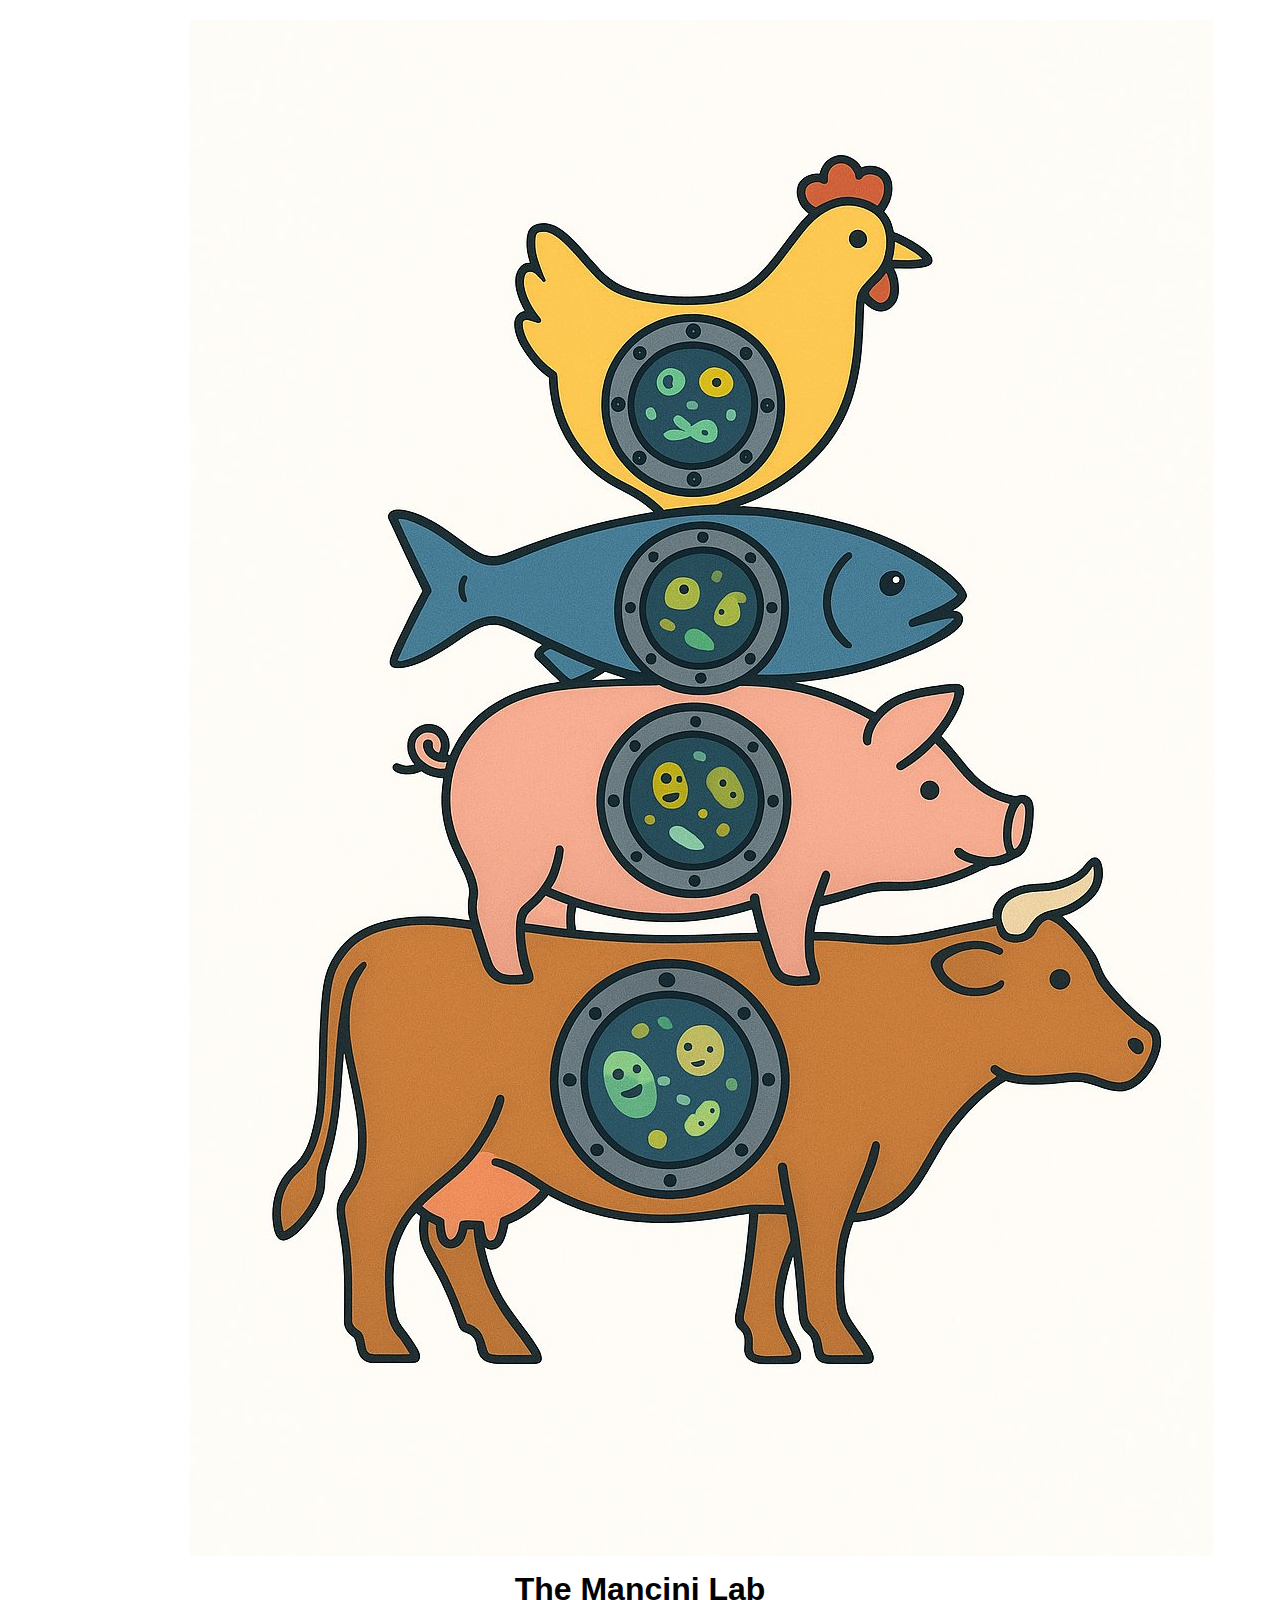
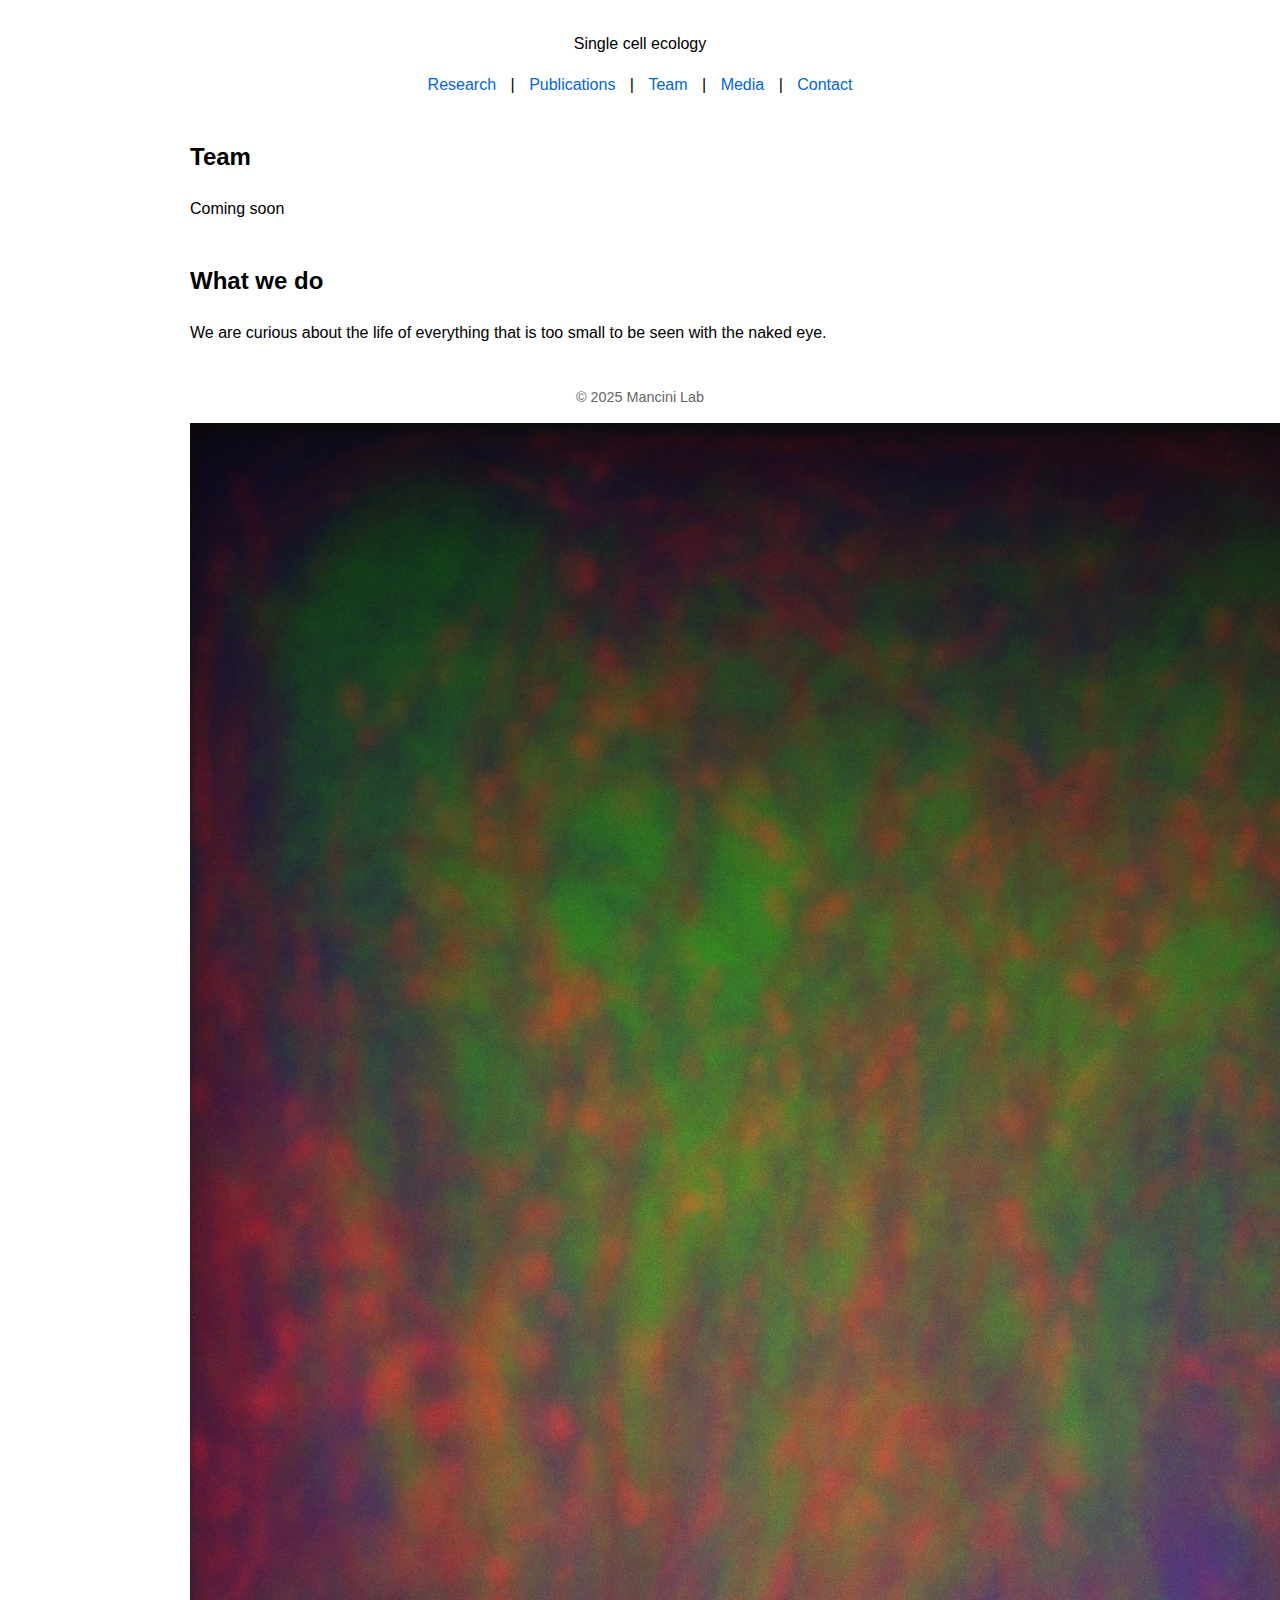
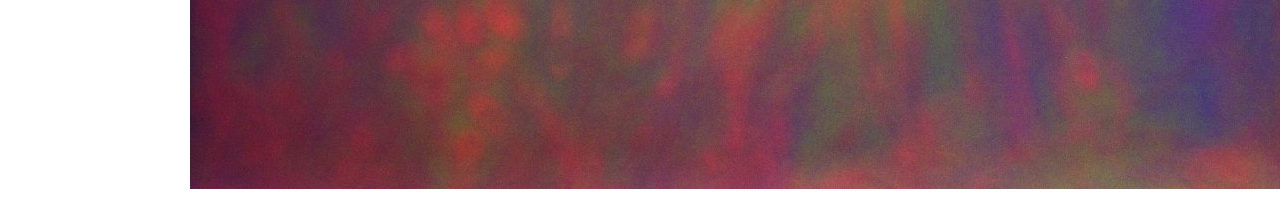
<file: index.html>
<!DOCTYPE html>
<html lang="en">
<head>
  <meta charset="UTF-8">
  <title>The Mancini Lab – Single cell ecology</title>
  <meta name="description" content="Mancini Lab: research in microbiology and biophysics. Publications, team, and contact information.">
  <meta name="viewport" content="width=device-width, initial-scale=1">
  <link rel="stylesheet" href="style.css">
</head>
<body>
  <!-- Left sidebar with logo -->
  <div class="sidebar">
    <img src="LabLogo.jpg" alt="Mancini Lab Logo">
  </div>

  <!-- Main content -->
  <div class="content">
    <header>
      <h1><a href="/index.html" style="text-decoration:none; color:inherit;">The Mancini Lab</a></h1>
      <p><a href="/index.html" style="text-decoration:none; color:inherit;">Single cell ecology</a></p>
      <nav>
        <a href="/research.html">Research</a> |
        <a href="/publications.html">Publications</a> |
        <a href="/team.html">Team</a> |
        <a href="/media.html">Media</a> |
        <a href="/contact.html">Contact</a>
      </nav>
    </header>

    <section id="team">
      <h2>Team</h2>
      <p>Coming soon</p>
    </section>

    <section id="whatwedo">
      <h2>What we do</h2>
      <p>We are curious about the life of everything that is too small to be seen with the naked eye.</p>
    </section>

    <footer>
      <p>&copy; 2025 Mancini Lab</p>
    </footer>
  </div>

  <!-- Right sidebar with background photo -->
  <div class="rightbar">
    <img src="background.jpg" alt="Lab Background Photo">
  </div>
</body>
</html>
</file>
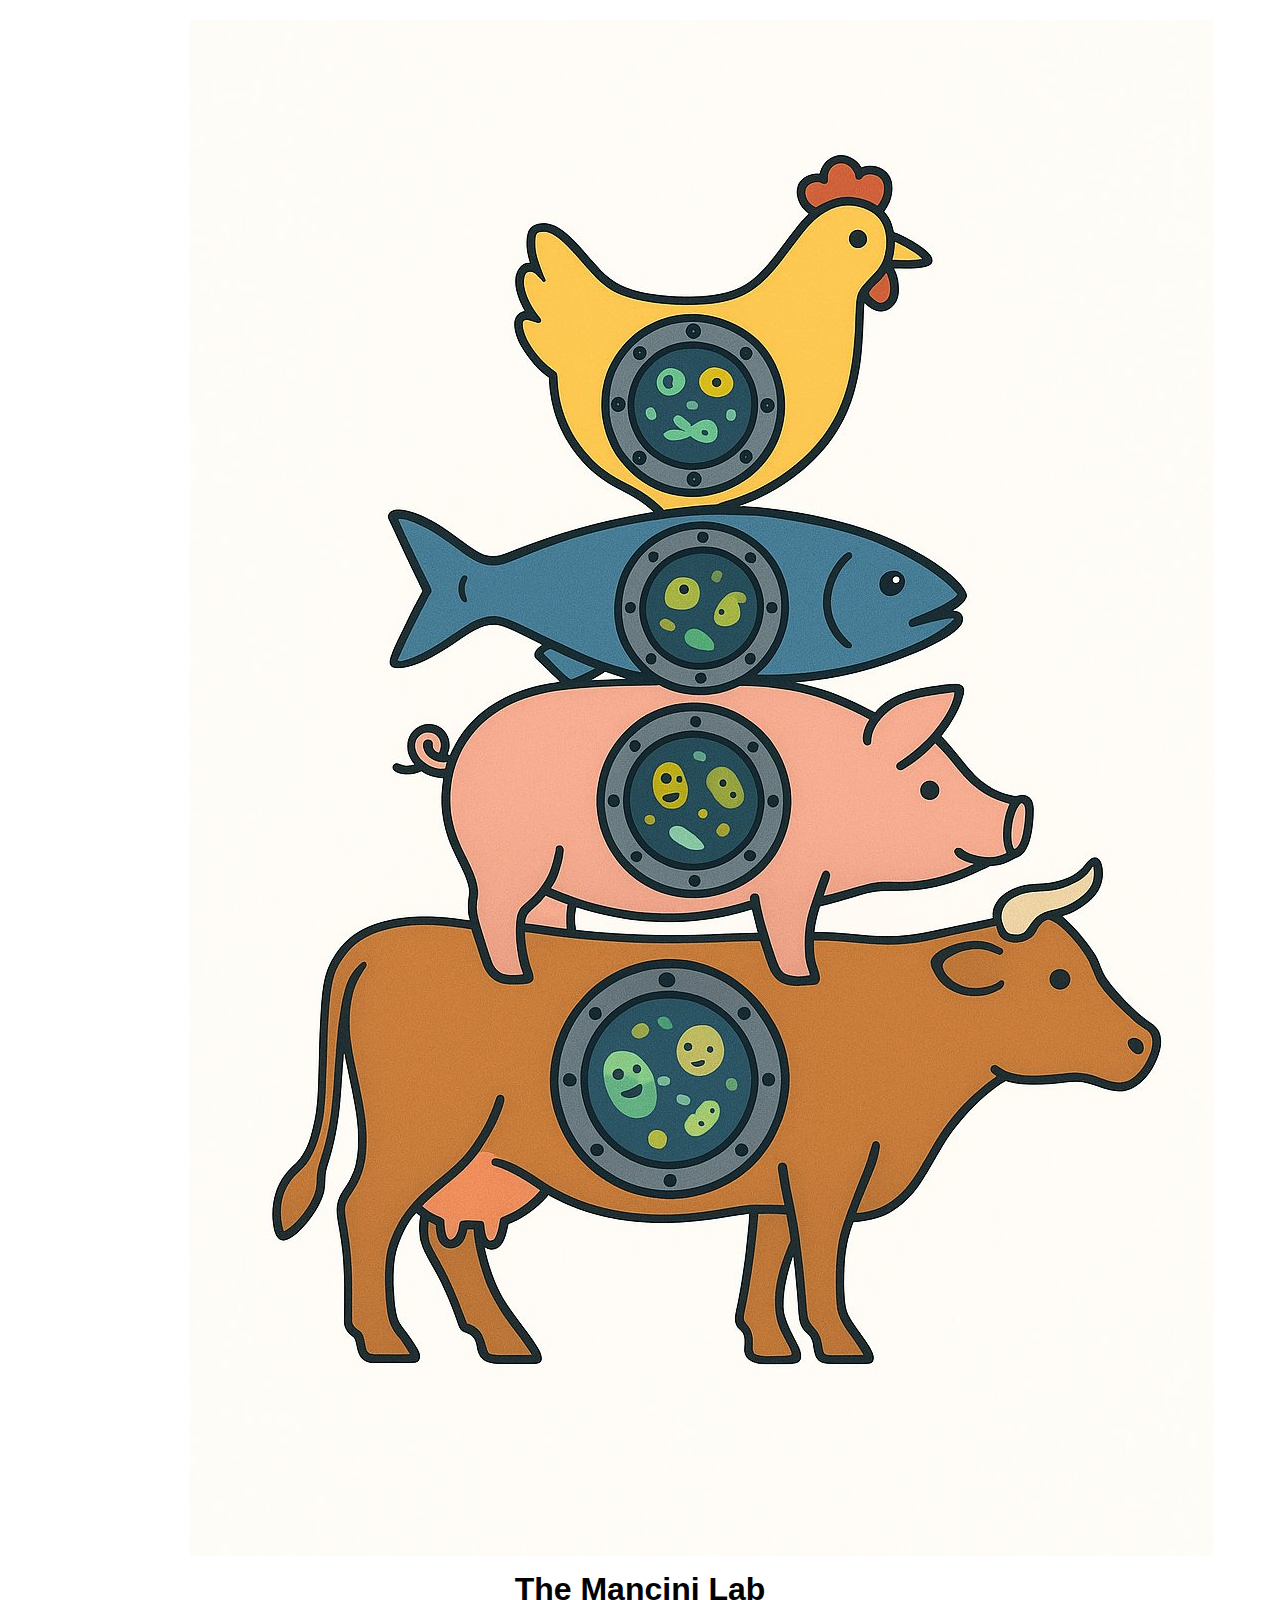
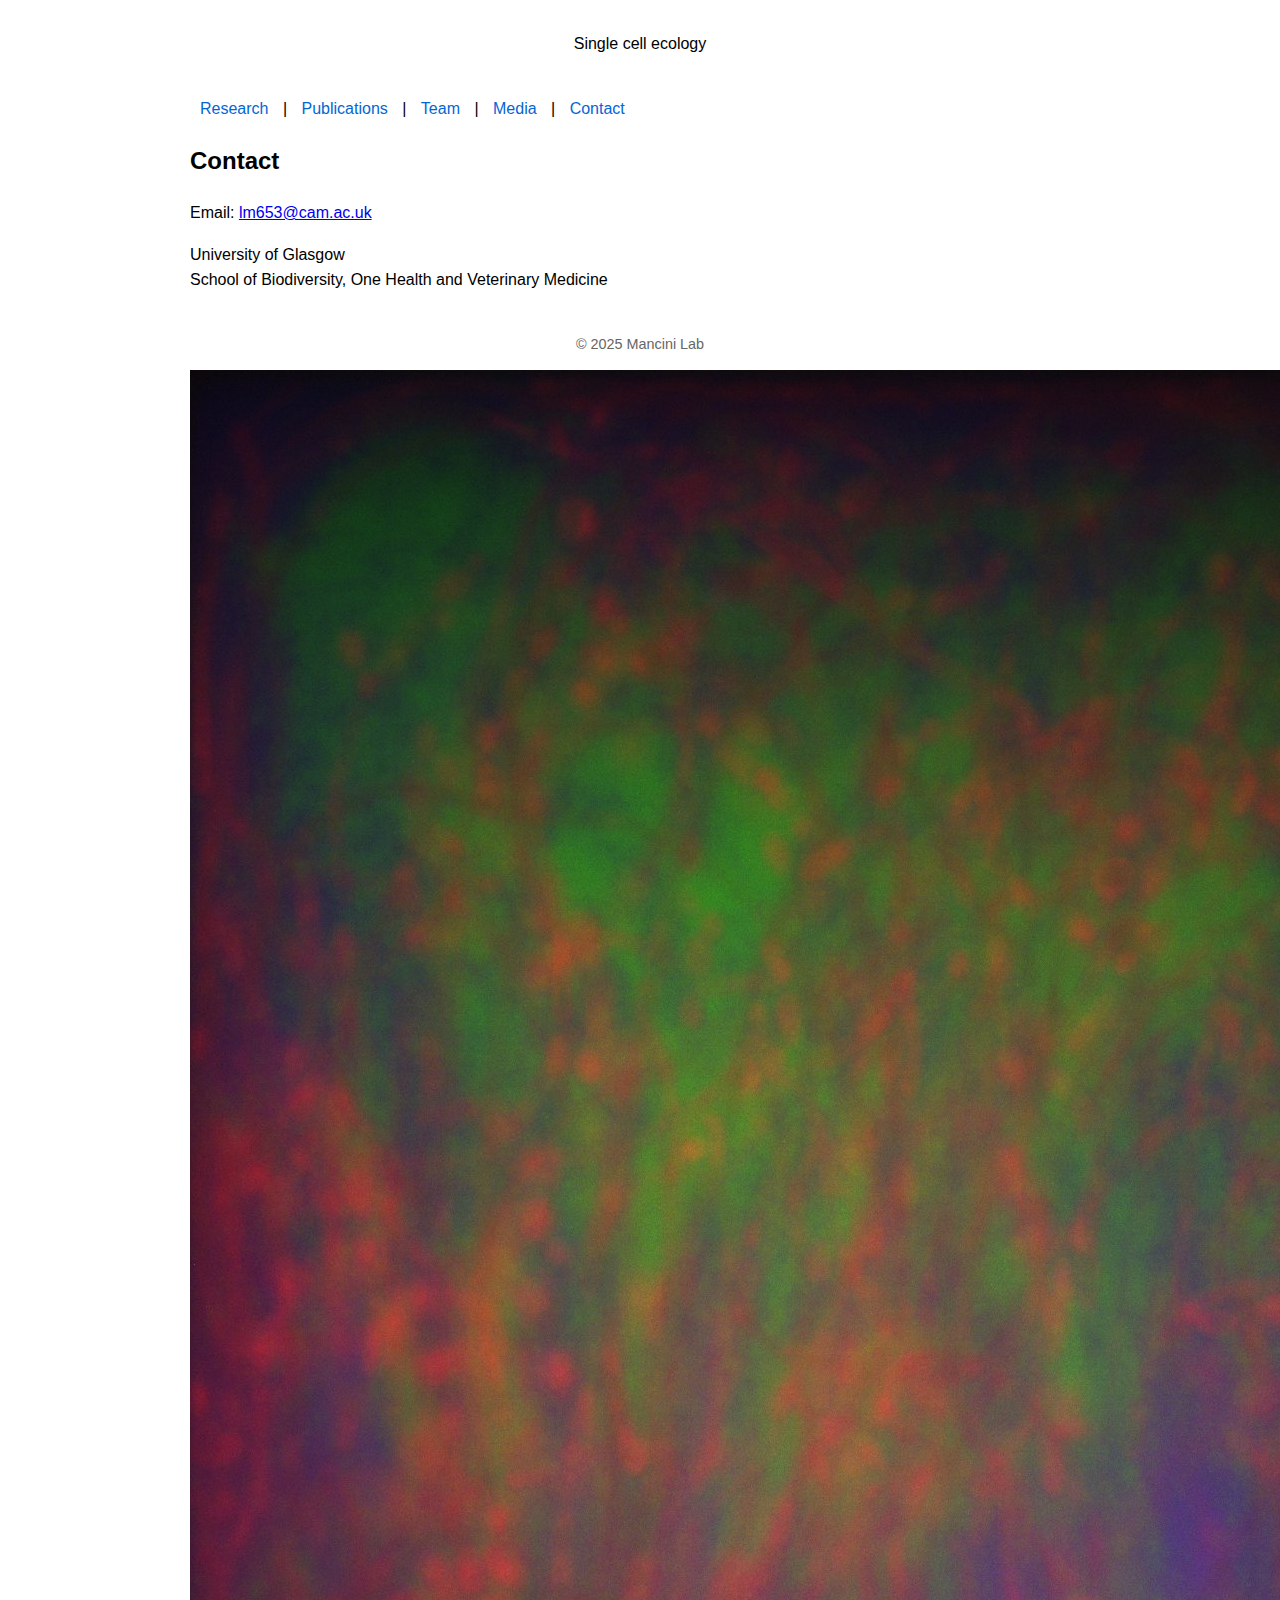
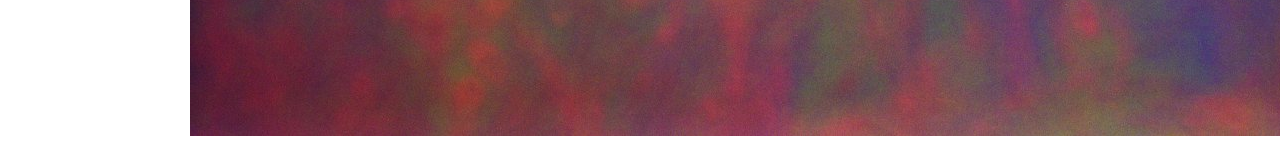
<file: contact.html>
<!DOCTYPE html>
<html lang="en">
<head>
  <meta charset="UTF-8">
  <title>Contact – The Mancini Lab</title>
  <meta name="description" content="Contact information for Mancini Lab.">
  <meta name="viewport" content="width=device-width, initial-scale=1">
  <link rel="stylesheet" href="style.css">
</head>
<body>
  <div class="sidebar">
    <img src="LabLogo.jpg" alt="Mancini Lab Logo">
  </div>

  <div class="content">
    <header>
      <h1><a href="index.html" style="text-decoration:none; color:inherit;">The Mancini Lab</a></h1>
      <p><a href="index.html" style="text-decoration:none; color:inherit;">Single cell ecology</a></p>
    </header>
   

    <nav>
      <a href="/research.html">Research</a> |
      <a href="/publications.html">Publications</a> |
      <a href="/team.html">Team</a> |
      <a href="/media.html">Media</a> |
      <a href="/contact.html">Contact</a>
    </nav>

    <section id="contact">
      <h2>Contact</h2>
      <p>Email: <a href="mailto:lm653@cam.ac.uk">lm653@cam.ac.uk</a></p>
      <p>University of Glasgow<br>School of Biodiversity, One Health and Veterinary Medicine</p>
    </section>

    <footer>
      <p>&copy; 2025 Mancini Lab</p>
    </footer>
  </div>
  <div class="rightbar">
    <img src="background.jpg" alt="Background illustration">
  </div>
</body>
</html>
</file>
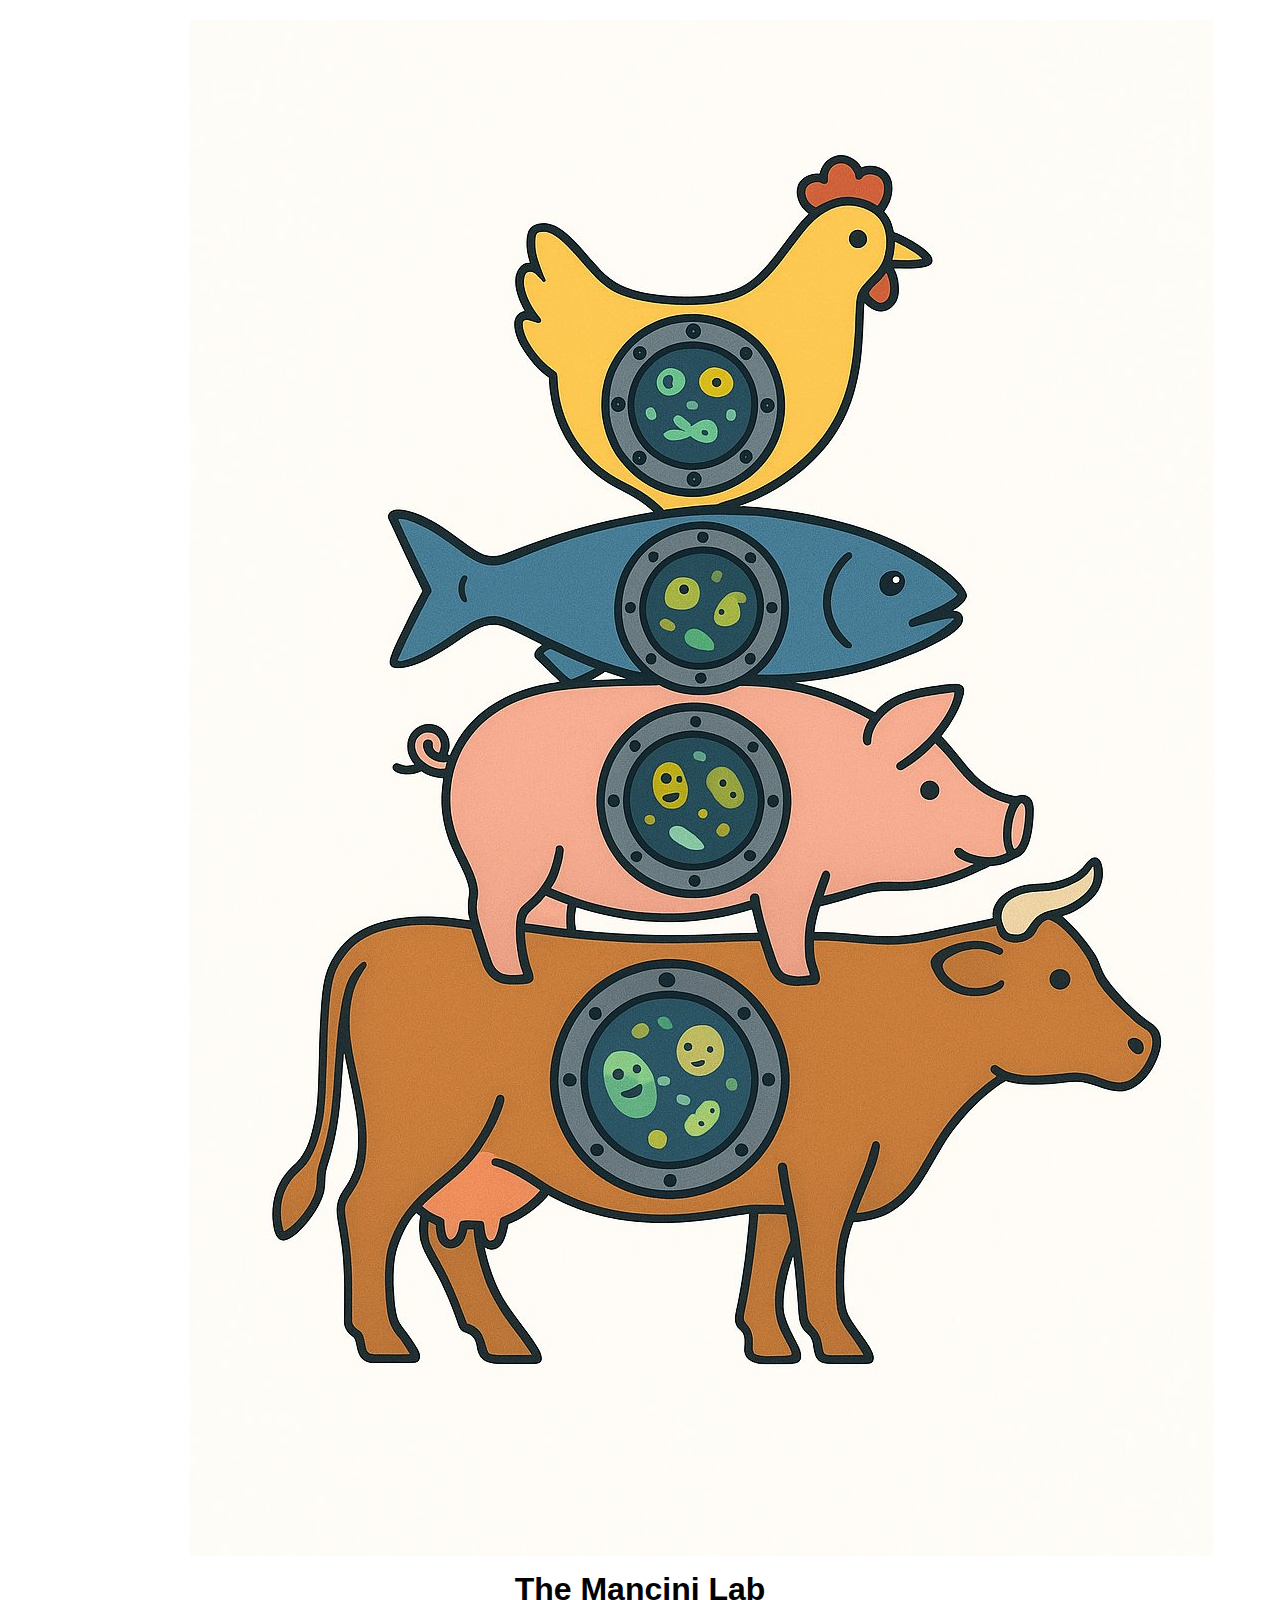
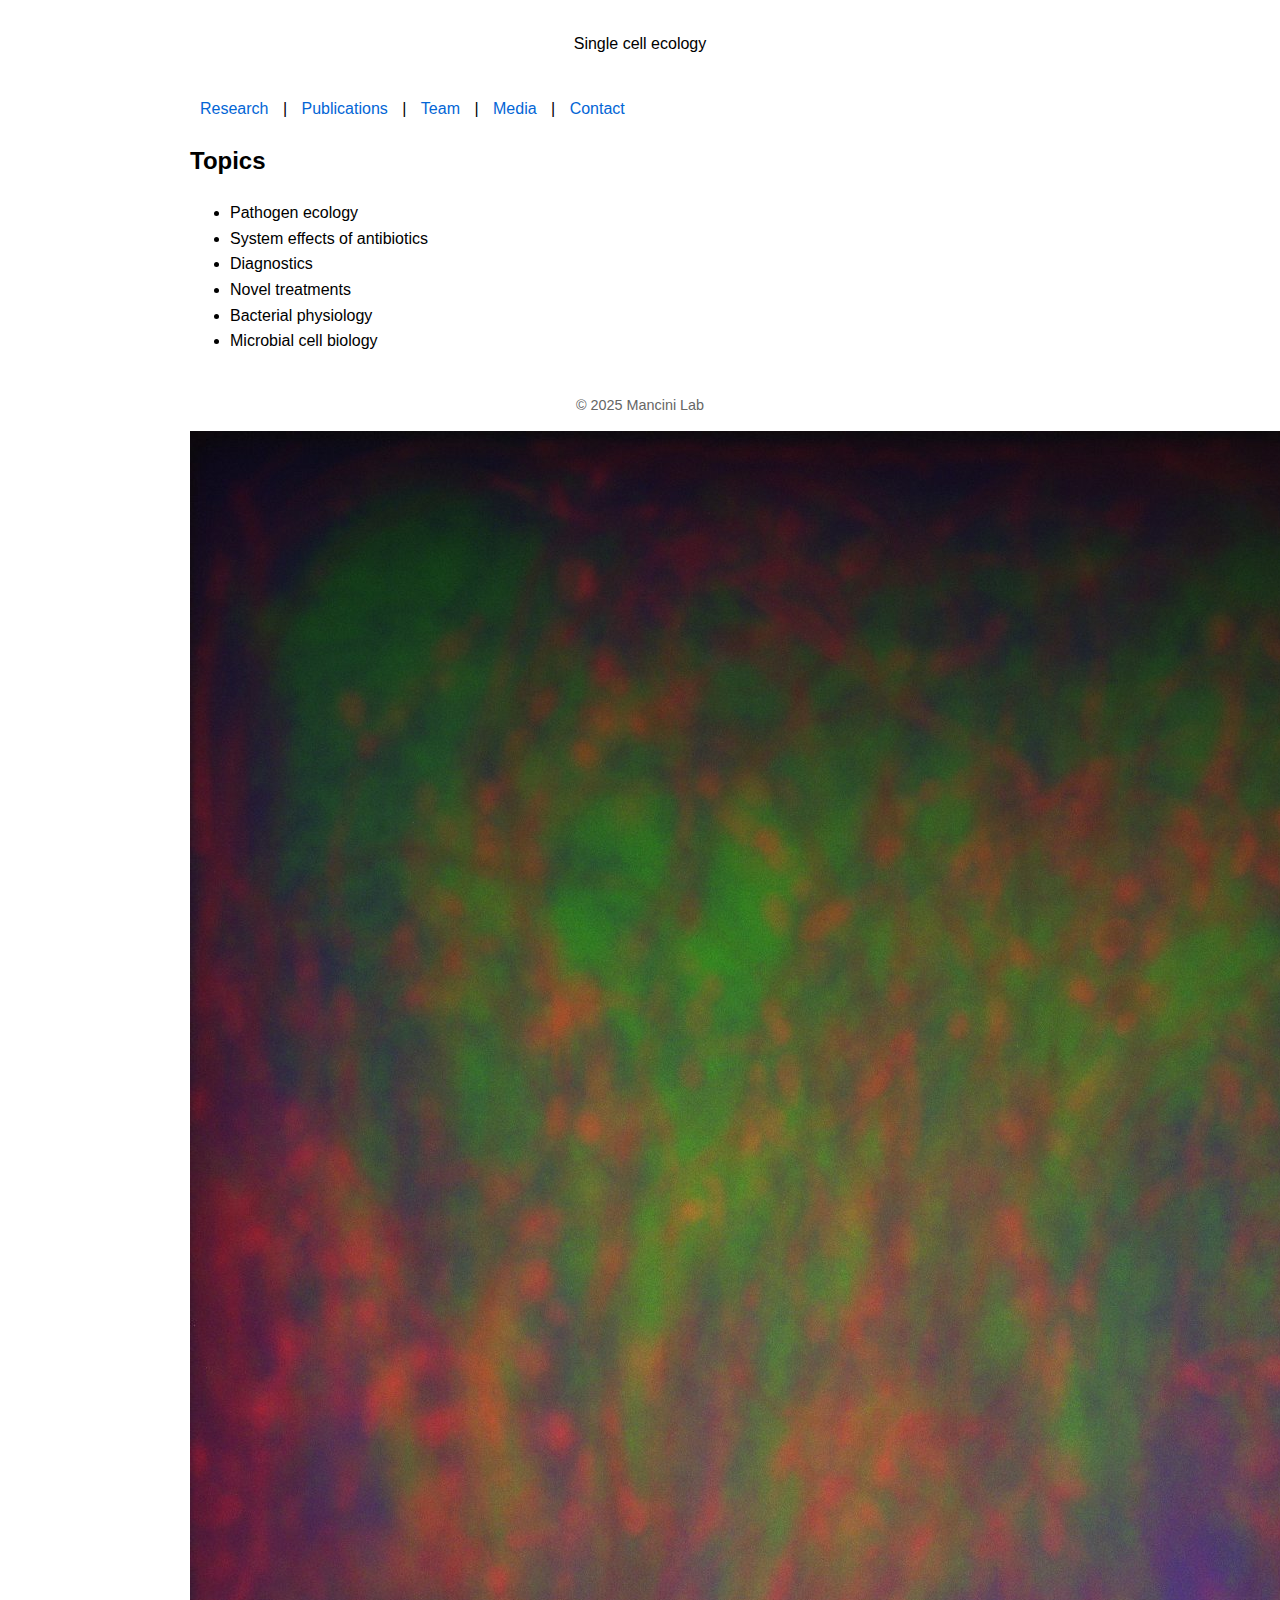
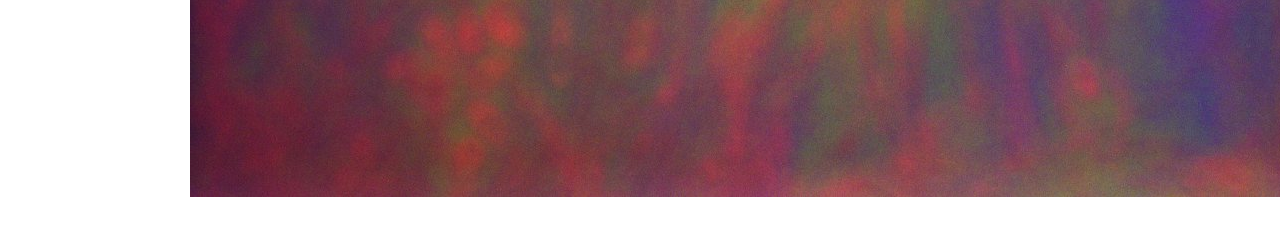
<file: media.html>
<!DOCTYPE html>
<html lang="en">
<head>
  <meta charset="UTF-8">
  <title>Research – The Mancini Lab</title>
  <meta name="description" content="Media of the Mancini Lab.">
  <meta name="viewport" content="width=device-width, initial-scale=1">
  <link rel="stylesheet" href="style.css">
</head>
<body>
  <div class="sidebar">
    <img src="LabLogo.jpg" alt="Mancini Lab Logo">
  </div>

  <div class="content">
    <header>
      <h1><a href="index.html" style="text-decoration:none; color:inherit;">The Mancini Lab</a></h1>
      <p><a href="index.html" style="text-decoration:none; color:inherit;">Single cell ecology</a></p>
    </header>

    <nav>
      <a href="/research.html">Research</a> |
      <a href="/publications.html">Publications</a> |
      <a href="/team.html">Team</a> |
      <a href="/media.html">Media</a> |
      <a href="/contact.html">Contact</a>
    </nav>

    <section id="research">
      <h2>Topics</h2>
      <ul>
        <li>Pathogen ecology</li>
        <li>System effects of antibiotics</li>
        <li>Diagnostics</li>
        <li>Novel treatments</li>  
        <li>Bacterial physiology</li>  
        <li>Microbial cell biology</li>
      </ul>
    </section>

    <footer>
      <p>&copy; 2025 Mancini Lab</p>
    </footer>
  </div>
  <div class="rightbar">
    <img src="background.jpg" alt="Background illustration">
  </div>
</body>
</html>
</file>
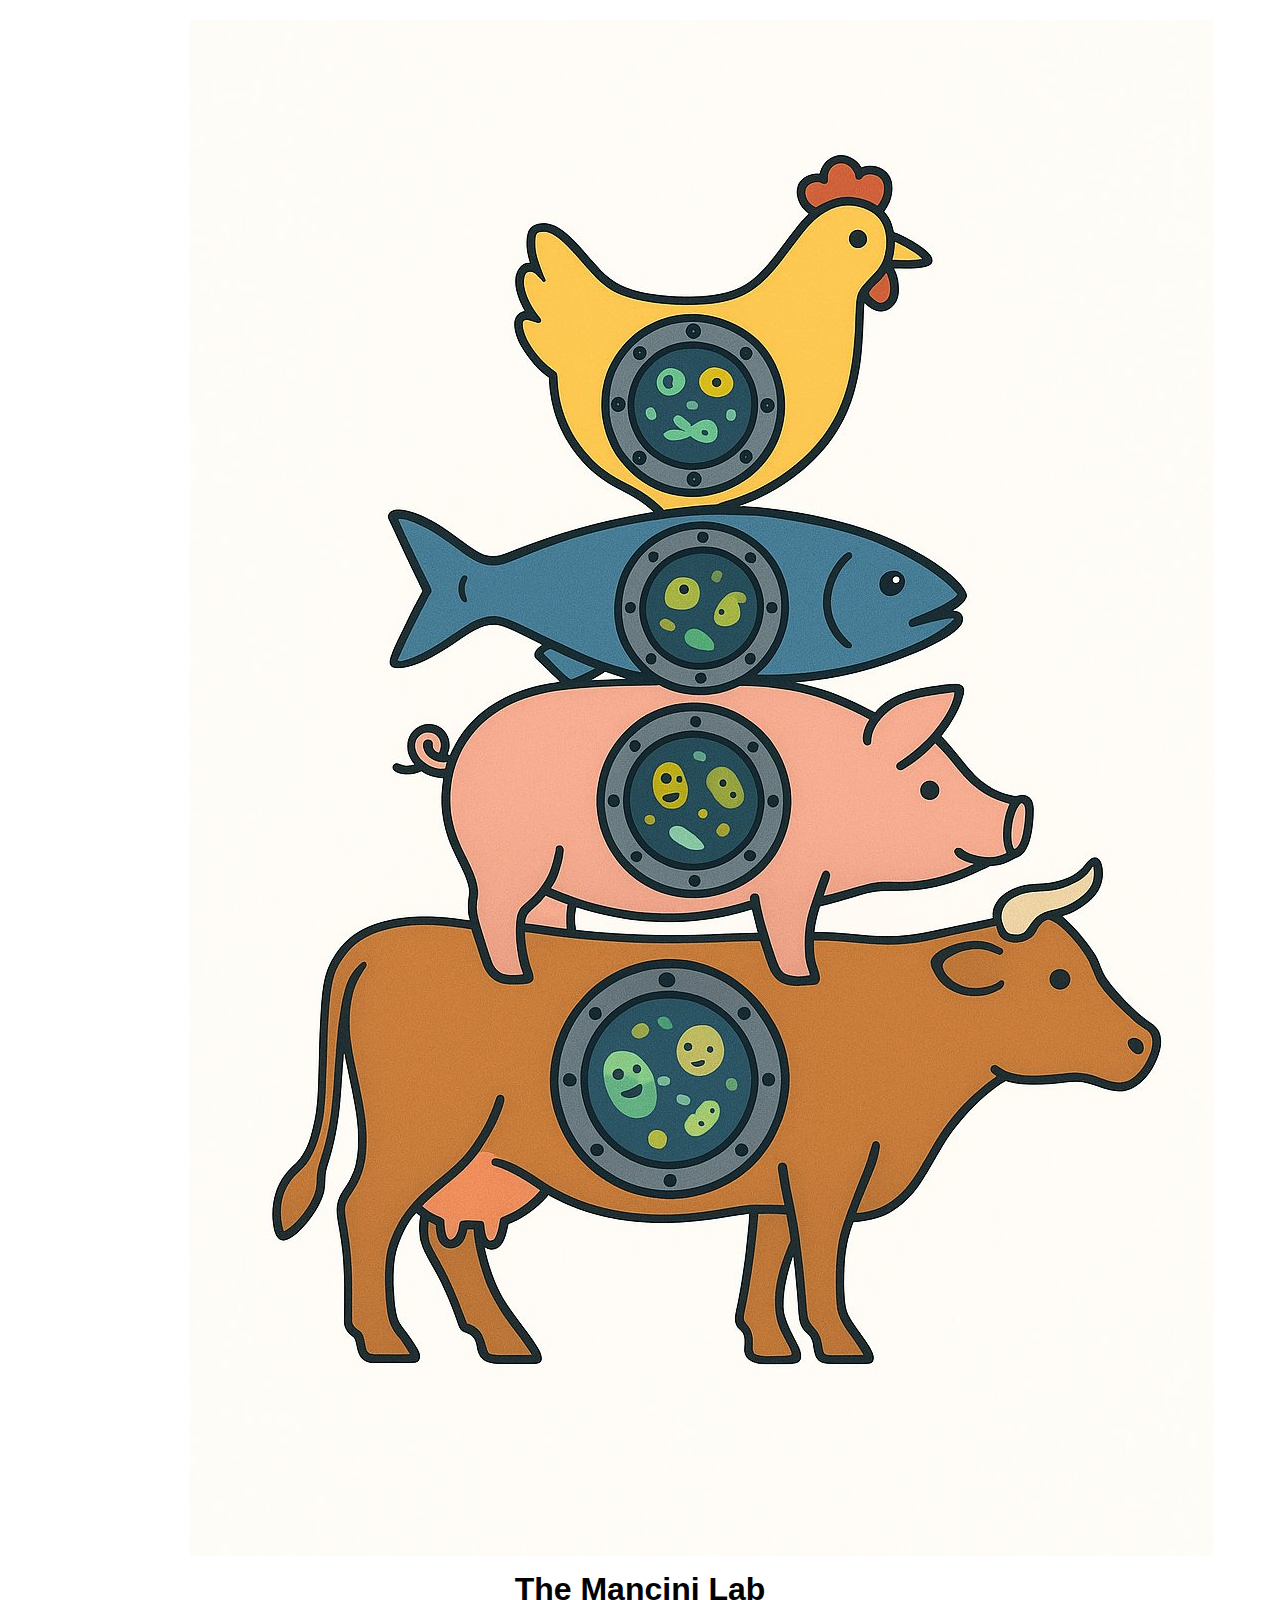
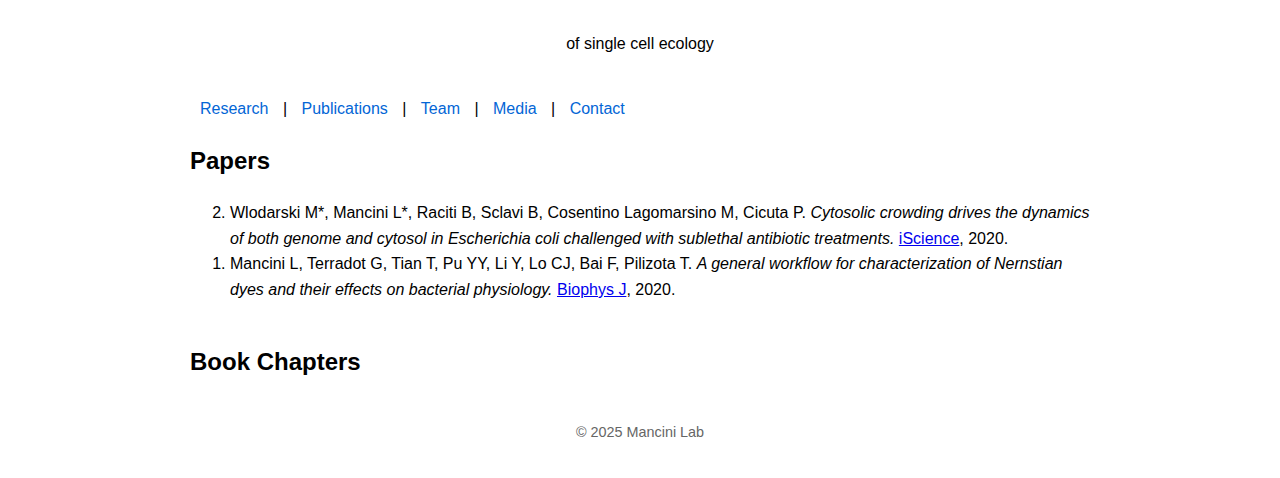
<file: publications.html>
<!DOCTYPE html>
<html lang="en">
<head>
  <link rel="icon" href="favicon.ico" type="image/x-icon">
  <meta charset="UTF-8">
  <title>Publications – The Mancini Lab</title>
  <meta name="description" content="Publications of the Mancini Lab.">
  <meta name="viewport" content="width=device-width, initial-scale=1">
  <link rel="stylesheet" href="style.css">
</head>
<body>
  <div class="sidebar">
    <img src="LabLogo.jpg" alt="Mancini Lab Logo">
  </div>

  <div class="content">
    <header>
      <h1><a href="index.html" style="text-decoration:none; color:inherit;">The Mancini Lab</a></h1>
      <p><a href="index.html" style="text-decoration:none; color:inherit;">of single cell ecology</a></p>
    </header>

    <nav>
      <a href="/research.html">Research</a> |
      <a href="/publications.html">Publications</a> |
      <a href="/team.html">Team</a> |
      <a href="/media.html">Media</a> |
      <a href="/contact.html">Contact</a>
    </nav>

   <section id="publications">
  <h2>Papers</h2>
  <ol reversed>
    <li>
      Wlodarski M*, Mancini L*, Raciti B, Sclavi B, Cosentino Lagomarsino M, Cicuta P. 
      <em>Cytosolic crowding drives the dynamics of both genome and cytosol in Escherichia coli challenged with sublethal antibiotic treatments.</em> 
      <a href="https://mancinilab.github.io/papers/Wlodarski2020.pdf" target="_blank">iScience</a>, 2020.
    </li>
    <li>
      Mancini L, Terradot G, Tian T, Pu YY, Li Y, Lo CJ, Bai F, Pilizota T. 
      <em>A general workflow for characterization of Nernstian dyes and their effects on bacterial physiology.</em> 
      <a href="https://mancinilab.github.io/papers/Dye_paper.pdf" target="_blank">Biophys J</a>, 2020.
    </li>
  </ol>
</section>

<section id="bookchapters">
  <h2>Book Chapters</h2>
  
</section>

    <footer>
      <p>&copy; 2025 Mancini Lab</p>
    </footer>
  </div>
  </body>
</html>
</file>
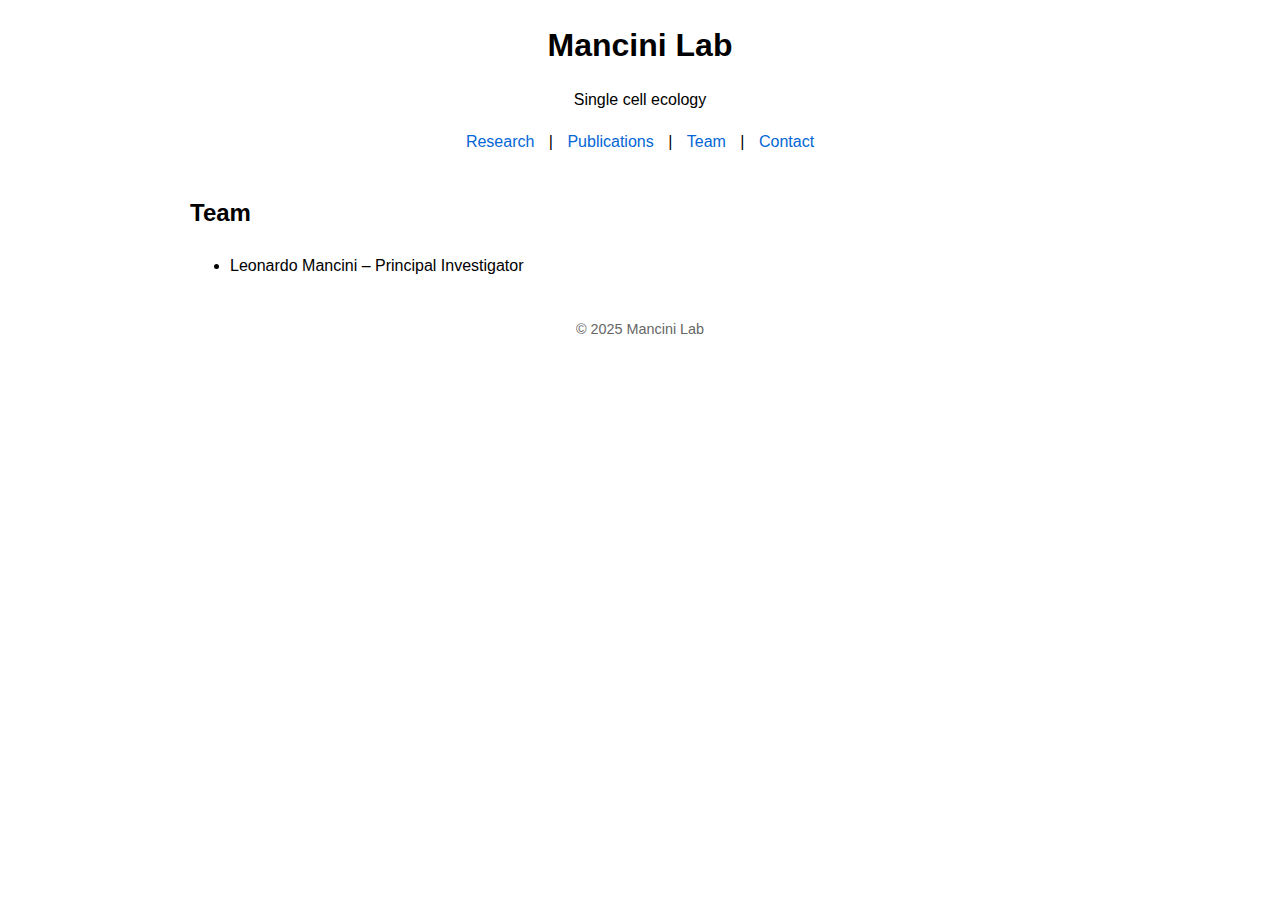
<file: team.html>
<!DOCTYPE html>
<html lang="en">
<head>
  <meta charset="UTF-8">
  <title>Team – Mancini Lab</title>
  <meta name="description" content="Team members of Mancini Lab.">
  <meta name="viewport" content="width=device-width, initial-scale=1">
  <link rel="stylesheet" href="style.css">
</head>
<body>
  <header>
    <h1>Mancini Lab</h1>
    <p>Single cell ecology</p>
    <nav>
      <a href="research.html">Research</a> |
      <a href="publications.html">Publications</a> |
      <a href="team.html">Team</a> |
      <a href="contact.html">Contact</a>
    </nav>
  </header>

  <section id="team">
    <h2>Team</h2>
    <ul>
      <li>Leonardo Mancini – Principal Investigator</li>
    </ul>
  </section>

  <footer>
    <p>&copy; 2025 Mancini Lab</p>
  </footer>
</body>
</html>
</file>
<file: style.css>
body { font-family: Arial, sans-serif; max-width: 900px; margin: auto; line-height: 1.6; padding: 20px; }
header { text-align: center; margin-bottom: 40px; }
h1 { margin: 0; font-size: 2em; }
nav a { margin: 0 10px; text-decoration: none; color: #0366d6; }
nav a:hover { text-decoration: underline; }
section { margin-bottom: 40px; }
footer { text-align: center; font-size: 0.9em; color: #666; margin-top: 40px; }
</file>
